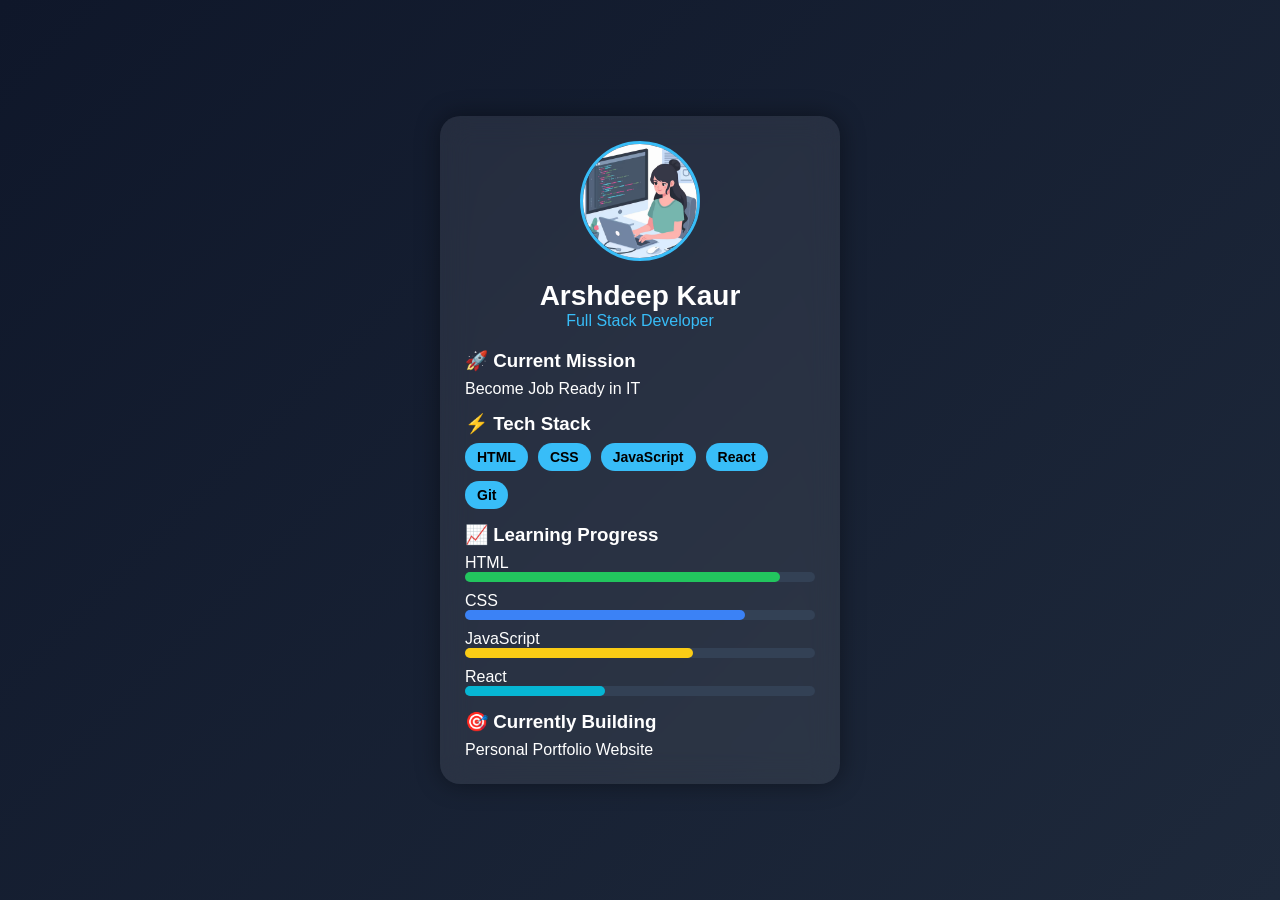
<file: Day 1- Personal Profile Card/index.html>
<!DOCTYPE html>
<html lang="en">
<head>
    <meta charset="UTF-8">
    <meta name="viewport" content="width=device-width, initial-scale=1.0">
    <title>Developer Identity Card</title>
    <link rel="stylesheet" href="style.css">
</head>
<body>

    <div class="card">

        <div class="profile-section">
            <img src="Assests/profile/profile.jpg" alt="Profile">
            <h1>Arshdeep Kaur</h1>
            <p>Full Stack Developer</p>
        </div>

        <div class="info-section">

            <div class="box">
                <h3>🚀 Current Mission</h3>
                <p>Become Job Ready in IT</p>
            </div>

            <div class="box">
                <h3>⚡ Tech Stack</h3>

                <div class="skills">
                    <span>HTML</span>
                    <span>CSS</span>
                    <span>JavaScript</span>
                    <span>React</span>
                    <span>Git</span>
                </div>
            </div>

            <div class="box">
                <h3>📈 Learning Progress</h3>

                <label>HTML</label>
                <div class="progress">
                    <div class="html"></div>
                </div>

                <label>CSS</label>
                <div class="progress">
                    <div class="css"></div>
                </div>

                <label>JavaScript</label>
                <div class="progress">
                    <div class="js"></div>
                </div>

                <label>React</label>
                <div class="progress">
                    <div class="react"></div>
                </div>
            </div>

            <div class="box">
                <h3>🎯 Currently Building</h3>
                <p>Personal Portfolio Website</p>
            </div>

            <!-- <div class="box">
                <h3>🌍 Dream Destination</h3>
                <p>Canada 🇨🇦</p>
            </div> -->

        </div>

    </div>

</body>
</html>
</file>
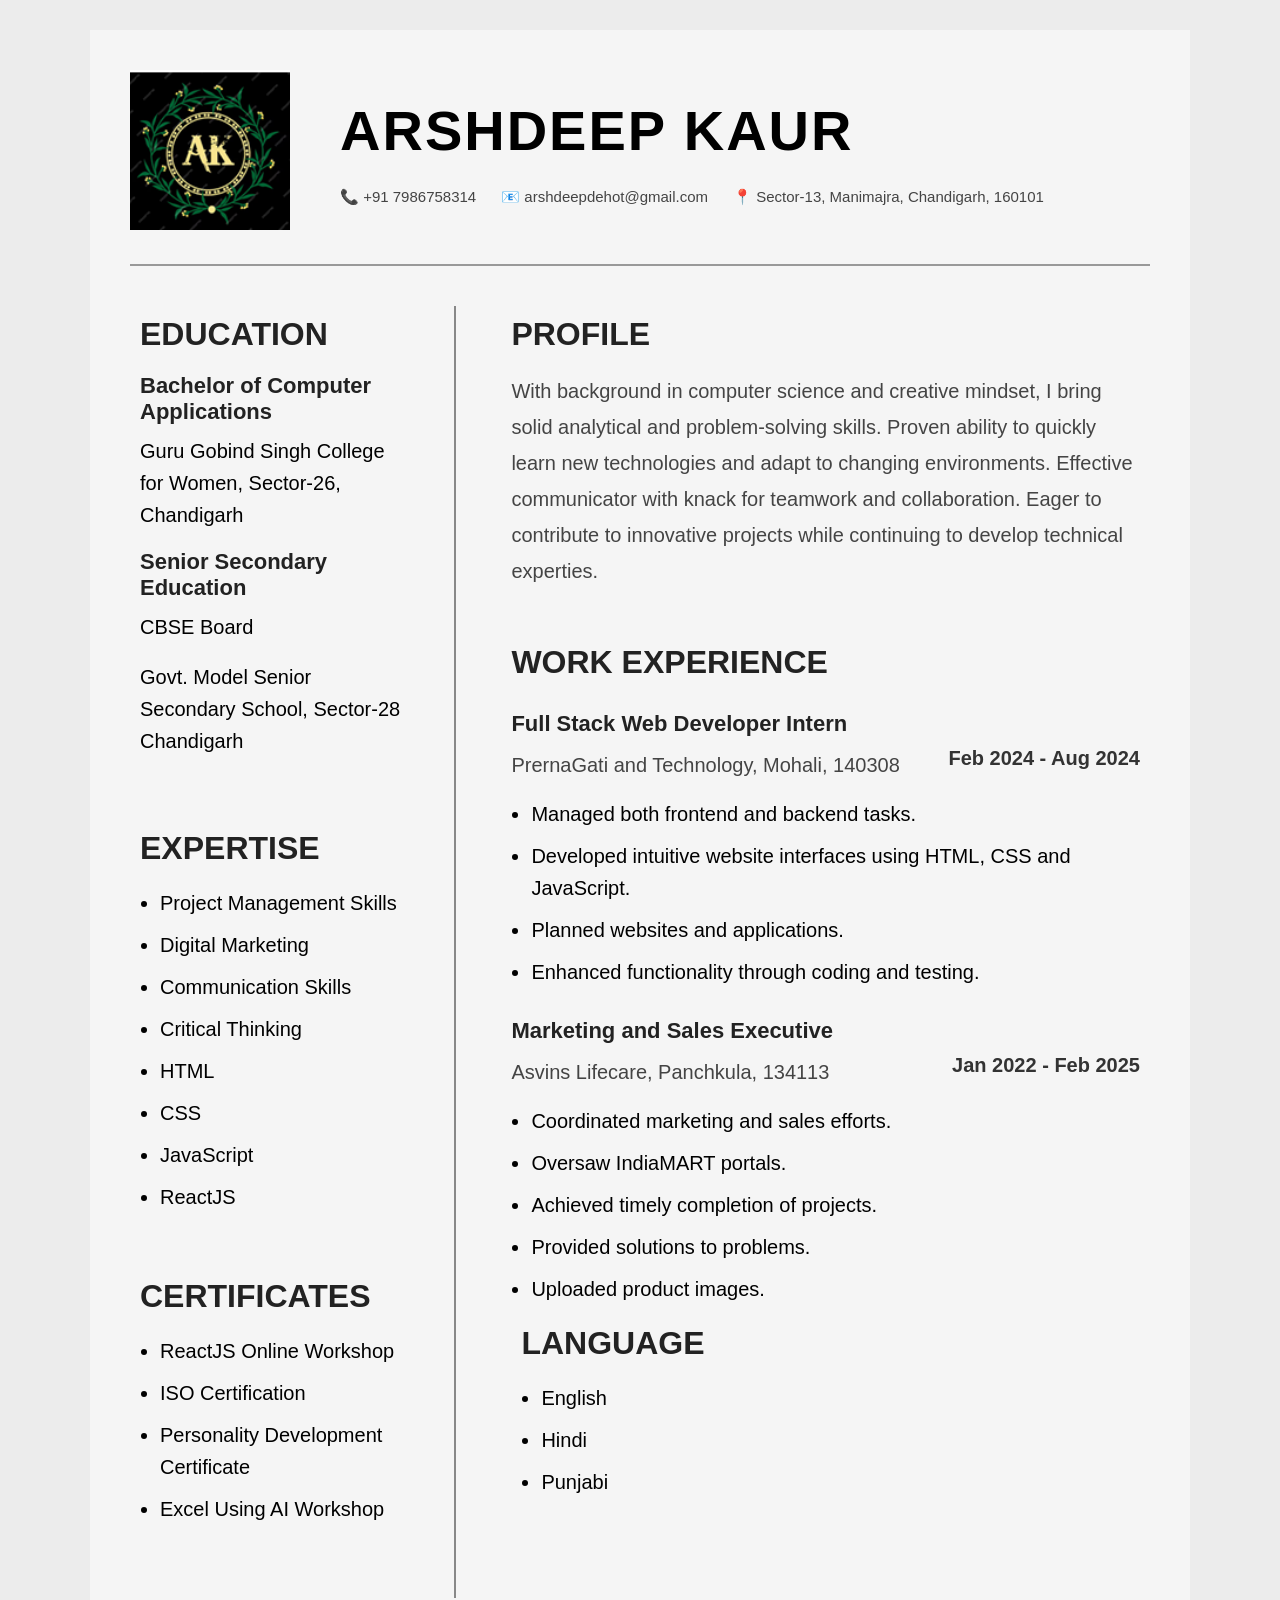
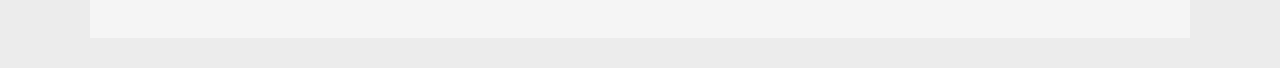
<file: Day 2- Simple Resume Page/index.html>
<!DOCTYPE html>
<html lang="en">
<head>
<meta charset="UTF-8">
<meta name="viewport" content="width=device-width, initial-scale=1.0">
<title>Arshdeep Kaur Resume</title>
<link rel="stylesheet" href="style.css">
</head>
<body>

<div class="resume">

    <div class="top">

        <div class="logo">
            <img src="resume logo.png" alt="Logo">
        </div>

        <div class="info">
            <h1>ARSHDEEP KAUR</h1>

            <div class="contact">
                <p>📞 +91 7986758314</p>
                <p>📧 arshdeepdehot@gmail.com</p>
                <p>📍 Sector-13, Manimajra, Chandigarh, 160101</p>
            </div>
        </div>

    </div>

    <hr>

    <div class="content">

        <div class="left">

            <section>
                <h2>EDUCATION</h2>

                <h3>Bachelor of Computer Applications</h3>
                <p>Guru Gobind Singh College for Women, Sector-26, Chandigarh</p>

                <h3>Senior Secondary Education</h3>
                <p>CBSE Board</p>
                <p>Govt. Model Senior Secondary School, Sector-28 Chandigarh</p>
            </section>

            <section>
                <h2>EXPERTISE</h2>

                <ul>
                    <li>Project Management Skills</li>
                    <li>Digital Marketing</li>
                    <li>Communication Skills</li>
                    <li>Critical Thinking</li>
                    <li>HTML</li>
                    <li>CSS</li>
                    <li>JavaScript</li>
                    <li>ReactJS</li>
                </ul>
            </section>

            <section>
                <h2>CERTIFICATES</h2>

                <ul>
                    <li>ReactJS Online Workshop</li>
                    <li>ISO Certification</li>
                    <li>Personality Development Certificate</li>
                    <li>Excel Using AI Workshop</li>
                </ul>
            </section>

         

        </div>

        <div class="right">

            <section>
                <h2>PROFILE</h2>

                <p>
                    With background in computer science and creative mindset,
                    I bring solid analytical and problem-solving skills.
                    Proven ability to quickly learn new technologies and
                    adapt to changing environments. Effective communicator
                    with knack for teamwork and collaboration. 
                    Eager to contribute to innovative projects while continuing to develop technical experties.
                </p>
            </section>

            <section>
                <h2>WORK EXPERIENCE</h2>

                <div class="job">
                    <h3>Full Stack Web Developer Intern</h3>
                    <span>Feb 2024 - Aug 2024</span>

                    <p>PrernaGati and Technology, Mohali, 140308</p>

                    <ul>
                        <li>Managed both frontend and backend tasks.</li>
                        <li>Developed intuitive website interfaces using HTML, CSS and JavaScript.</li>
                        <li>Planned websites and applications.</li>
                        <li>Enhanced functionality through coding and testing.</li>
                    </ul>
                </div>

                <div class="job">
                    <h3>Marketing and Sales Executive</h3>
                    <span>Jan 2022 - Feb 2025</span>

                    <p>Asvins Lifecare, Panchkula, 134113</p>

                    <ul>
                        <li>Coordinated marketing and sales efforts.</li>
                        <li>Oversaw IndiaMART portals.</li>
                        <li>Achieved timely completion of projects.</li>
                        <li>Provided solutions to problems.</li>
                        <li>Uploaded product images.</li>
                    </ul>
                </div>
                   <section>
                <h2>LANGUAGE</h2>

                <ul>
                    <li>English</li>
                    <li>Hindi</li>
                    <li>Punjabi</li>
                </ul>
            </section>

            </section>

        </div>

    </div>

</div>

</body>
</html>
</file>
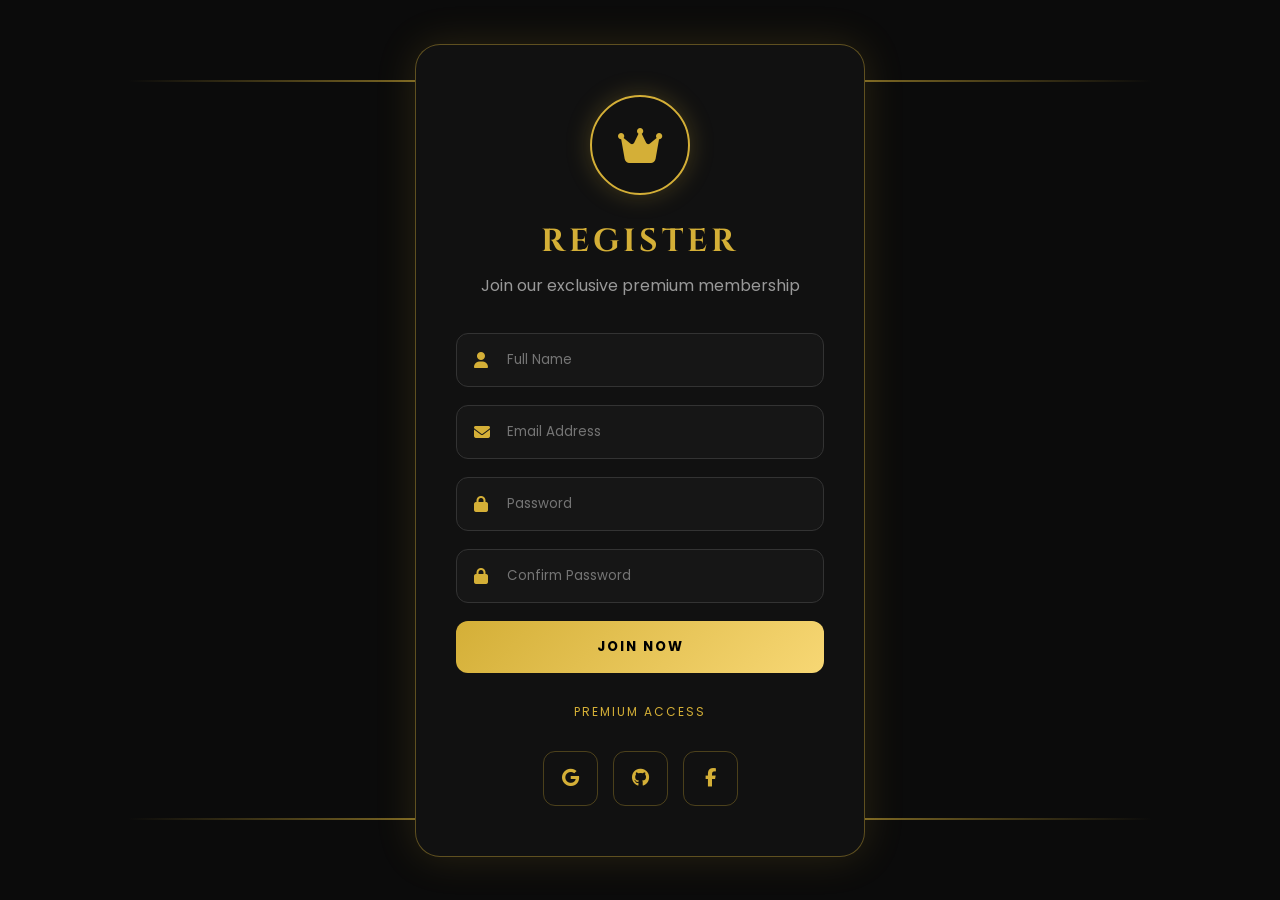
<file: Day 3 - Registration form/index.html>
<!DOCTYPE html>
<html lang="en">
<head>
<meta charset="UTF-8">
<meta name="viewport" content="width=device-width, initial-scale=1.0">

<title>Luxury Registration Form</title>

<link rel="preconnect" href="https://fonts.googleapis.com">
<link href="https://fonts.googleapis.com/css2?family=Cinzel:wght@500;600;700&family=Poppins:wght@300;400;500&display=swap" rel="stylesheet">

<link rel="stylesheet"
href="https://cdnjs.cloudflare.com/ajax/libs/font-awesome/6.5.2/css/all.min.css">

<link rel="stylesheet" href="style.css">
</head>

<body>

<div class="gold-line top"></div>
<div class="gold-line bottom"></div>

<div class="card">

    <div class="crown">
        <i class="fa-solid fa-crown"></i>
    </div>

    <h1>REGISTER</h1>

    <p class="subtitle">
        Join our exclusive premium membership
    </p>

    <form>

        <div class="input-box">
            <i class="fa-solid fa-user"></i>
            <input type="text" placeholder="Full Name">
        </div>

        <div class="input-box">
            <i class="fa-solid fa-envelope"></i>
            <input type="email" placeholder="Email Address">
        </div>

        <div class="input-box">
            <i class="fa-solid fa-lock"></i>
            <input type="password" placeholder="Password">
        </div>

        <div class="input-box">
            <i class="fa-solid fa-lock"></i>
            <input type="password" placeholder="Confirm Password">
        </div>

        <button>
            JOIN NOW
        </button>

    </form>

    <div class="divider">
        <span>PREMIUM ACCESS</span>
    </div>

    <div class="socials">

        <a href="#">
            <i class="fa-brands fa-google"></i>
        </a>

        <a href="#">
            <i class="fa-brands fa-github"></i>
        </a>

        <a href="#">
            <i class="fa-brands fa-facebook-f"></i>
        </a>

    </div>

</div>

</body>
</html>
</file>
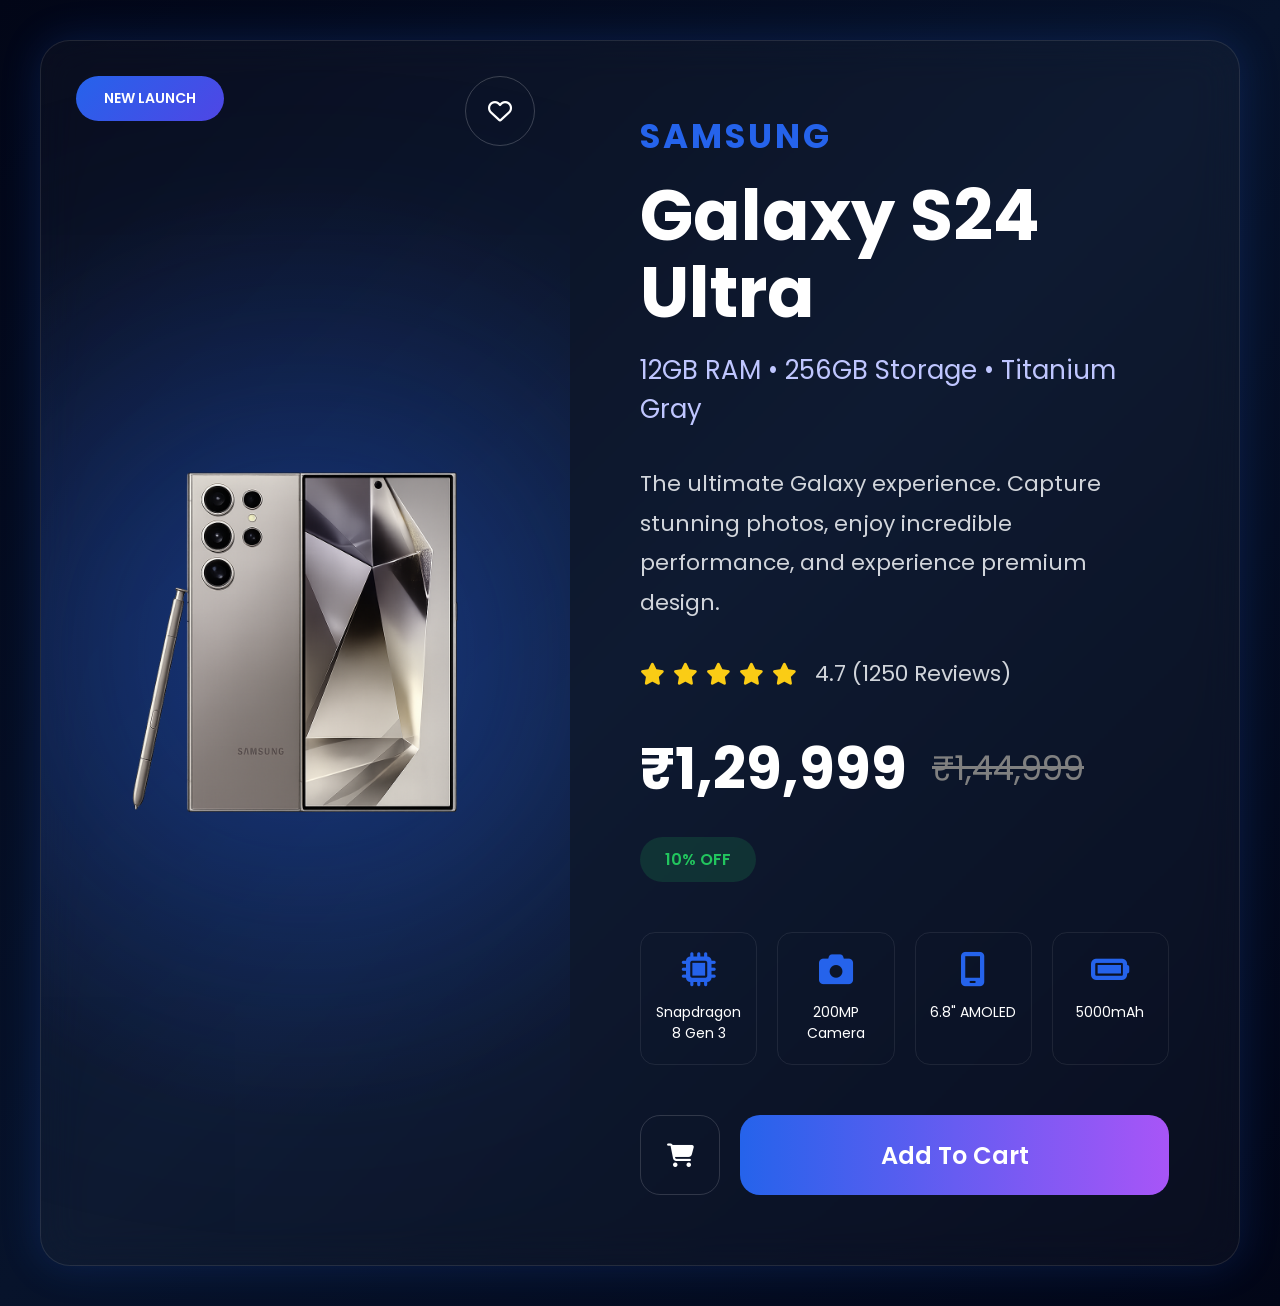
<file: Day 4 - Product Card/Dark theme/index.html>
<!DOCTYPE html>
<html lang="en">
<head>
    <meta charset="UTF-8">
    <meta name="viewport" content="width=device-width, initial-scale=1.0">
    <title>Premium Product Card</title>

    <!-- Google Font -->
    <link href="https://fonts.googleapis.com/css2?family=Poppins:wght@300;400;500;600;700;800&display=swap" rel="stylesheet">

    <!-- Font Awesome -->
    <link rel="stylesheet"
    href="https://cdnjs.cloudflare.com/ajax/libs/font-awesome/6.5.2/css/all.min.css">

    <link rel="stylesheet" href="style.css">
</head>
<body>

    <section class="product-container">

        <!-- Left Side -->
        <div class="product-image-section">

            <span class="launch-badge">NEW LAUNCH</span>

            <div class="wishlist">
                <i class="fa-regular fa-heart"></i>
            </div>

            <div class="glow"></div>

            <img src="s24.png"
                 alt="Phone"
                 class="phone-image">

        </div>

        <!-- Right Side -->
        <div class="product-details">

            <h3 class="brand">SAMSUNG</h3>

            <h1>Galaxy S24 Ultra</h1>

            <p class="storage">
                12GB RAM • 256GB Storage • Titanium Gray
            </p>

            <p class="description">
                The ultimate Galaxy experience. Capture stunning photos,
                enjoy incredible performance, and experience premium design.
            </p>

            <div class="rating">
                <i class="fa-solid fa-star"></i>
                <i class="fa-solid fa-star"></i>
                <i class="fa-solid fa-star"></i>
                <i class="fa-solid fa-star"></i>
                <i class="fa-solid fa-star"></i>

                <span>4.7 (1250 Reviews)</span>
            </div>

            <div class="price-box">
                <h2>₹1,29,999</h2>
                <del>₹1,44,999</del>

                <span class="discount">
                    10% OFF
                </span>
            </div>

            <!-- Features -->

            <div class="features">

                <div class="feature">
                    <i class="fa-solid fa-microchip"></i>
                    <p>Snapdragon 8 Gen 3</p>
                </div>

                <div class="feature">
                    <i class="fa-solid fa-camera"></i>
                    <p>200MP Camera</p>
                </div>

                <div class="feature">
                    <i class="fa-solid fa-mobile-screen"></i>
                    <p>6.8" AMOLED</p>
                </div>

                <div class="feature">
                    <i class="fa-solid fa-battery-full"></i>
                    <p>5000mAh</p>
                </div>

            </div>

            <!-- Buttons -->

            <div class="buttons">

                <button class="cart-icon">
                    <i class="fa-solid fa-cart-shopping"></i>
                </button>

                <button class="add-cart">
                    Add To Cart
                </button>

            </div>

        </div>

    </section>

</body>
</html>
</file>
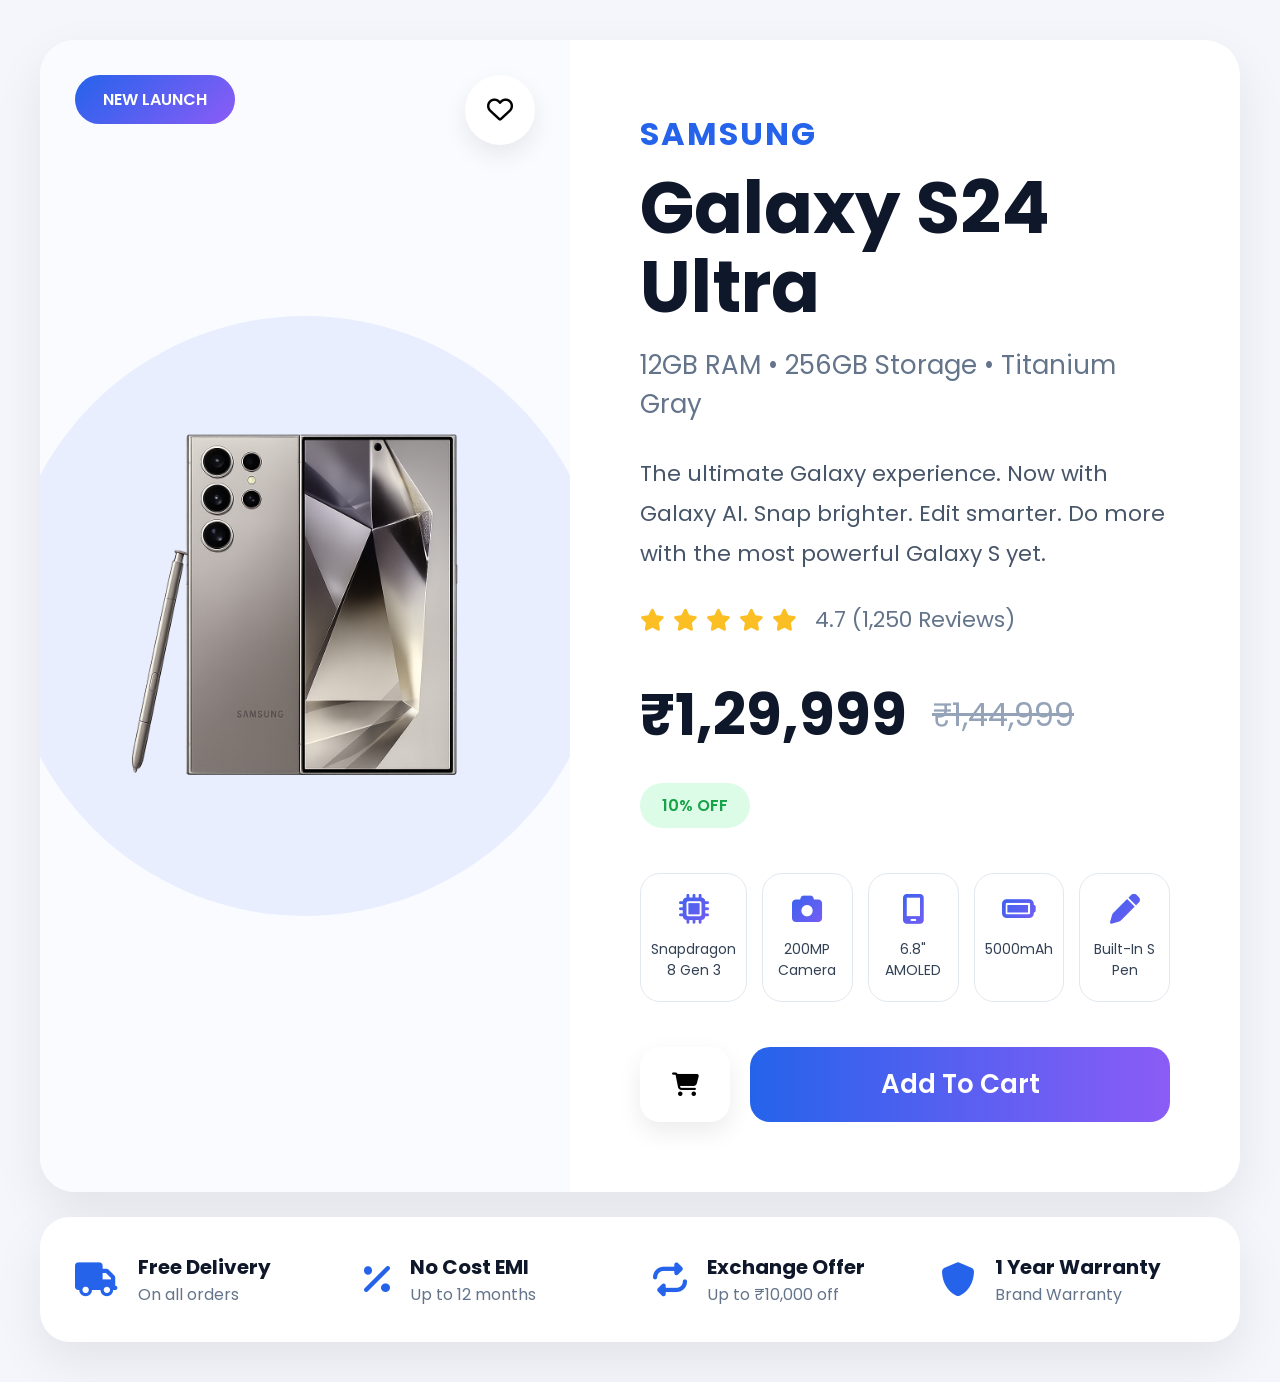
<file: Day 4 - Product Card/Light theme/index.html>
<!DOCTYPE html>
<html lang="en">
<head>
<meta charset="UTF-8">
<meta name="viewport" content="width=device-width, initial-scale=1.0">

<title>Samsung Product Card</title>

<link rel="preconnect" href="https://fonts.googleapis.com">
<link href="https://fonts.googleapis.com/css2?family=Poppins:wght@300;400;500;600;700;800&display=swap" rel="stylesheet">

<link rel="stylesheet" href="https://cdnjs.cloudflare.com/ajax/libs/font-awesome/6.6.0/css/all.min.css">

<link rel="stylesheet" href="style.css">
</head>

<body>

<div class="product-card">

    <!-- LEFT SIDE -->

    <div class="left">

        <span class="badge">NEW LAUNCH</span>

        <button class="wishlist">
            <i class="fa-regular fa-heart"></i>
        </button>

        <div class="circle"></div>

        <img src="s24.png" alt="Samsung S24 Ultra">

    </div>

    <!-- RIGHT SIDE -->

    <div class="right">

        <h4>SAMSUNG</h4>

        <h1>Galaxy S24 Ultra</h1>

        <p class="specs">
            12GB RAM • 256GB Storage • Titanium Gray
        </p>

        <p class="description">
            The ultimate Galaxy experience. Now with Galaxy AI.
            Snap brighter. Edit smarter. Do more with the most
            powerful Galaxy S yet.
        </p>

        <div class="rating">
            <i class="fas fa-star"></i>
            <i class="fas fa-star"></i>
            <i class="fas fa-star"></i>
            <i class="fas fa-star"></i>
            <i class="fas fa-star"></i>

            <span>4.7 (1,250 Reviews)</span>
        </div>

        <div class="price-section">

            <h2>₹1,29,999</h2>

            <del>₹1,44,999</del>

            <span class="discount">
                10% OFF
            </span>

        </div>

        <!-- FEATURES -->

        <div class="features">

            <div class="feature">
                <i class="fas fa-microchip"></i>
                <p>Snapdragon 8 Gen 3</p>
            </div>

            <div class="feature">
                <i class="fas fa-camera"></i>
                <p>200MP Camera</p>
            </div>

            <div class="feature">
                <i class="fas fa-mobile-screen"></i>
                <p>6.8" AMOLED</p>
            </div>

            <div class="feature">
                <i class="fas fa-battery-full"></i>
                <p>5000mAh</p>
            </div>

            <div class="feature">
                <i class="fas fa-pen"></i>
                <p>Built-In S Pen</p>
            </div>

        </div>

        <div class="buttons">

            <button class="cart-icon">
                <i class="fas fa-cart-shopping"></i>
            </button>

            <button class="add-cart">
                Add To Cart
            </button>

        </div>

    </div>

</div>

<!-- BOTTOM BAR -->

<div class="benefits">

    <div class="benefit">
        <i class="fas fa-truck"></i>
        <div>
            <h5>Free Delivery</h5>
            <p>On all orders</p>
        </div>
    </div>

    <div class="benefit">
        <i class="fas fa-percent"></i>
        <div>
            <h5>No Cost EMI</h5>
            <p>Up to 12 months</p>
        </div>
    </div>

    <div class="benefit">
        <i class="fas fa-repeat"></i>
        <div>
            <h5>Exchange Offer</h5>
            <p>Up to ₹10,000 off</p>
        </div>
    </div>

    <div class="benefit">
        <i class="fas fa-shield"></i>
        <div>
            <h5>1 Year Warranty</h5>
            <p>Brand Warranty</p>
        </div>
    </div>

</div>

</body>
</html>
</file>
<file: Day 1- Personal Profile Card/style.css>
*{
    margin:0;
    padding:0;
    box-sizing:border-box;
    font-family:Arial, sans-serif;
}

body{
    height:100vh;
    display:flex;
    justify-content:center;
    align-items:center;
    background:linear-gradient(135deg,#0f172a,#1e293b);
}

.card{
    width:400px;
    padding:25px;
    border-radius:20px;
    background:rgba(255,255,255,0.08);
    backdrop-filter:blur(15px);
    color:white;
    box-shadow:0 0 25px rgba(0,0,0,0.4);
    transition:0.4s;
}

.card:hover{
    transform:translateY(-10px);
    box-shadow:0 0 30px #38bdf8;
}

.profile-section{
    text-align:center;
    margin-bottom:20px;
}

.profile-section img{
    width:120px;
    height:120px;
    border-radius:50%;
    border:3px solid #38bdf8;
}

.profile-section h1{
    margin-top:15px;
    font-size:28px;
}

.profile-section p{
    color:#38bdf8;
}

.box{
    margin-top:15px;
}

.box h3{
    margin-bottom:8px;
}

.skills{
    display:flex;
    flex-wrap:wrap;
    gap:10px;
}

.skills span{
    background:#38bdf8;
    color:black;
    padding:6px 12px;
    border-radius:20px;
    font-size:14px;
    font-weight:bold;
}

.progress{
    width:100%;
    height:10px;
    background:#334155;
    border-radius:10px;
    margin-bottom:10px;
}

.progress div{
    height:100%;
    border-radius:10px;
}

.html{
    width:90%;
    background:#22c55e;
}

.css{
    width:80%;
    background:#3b82f6;
}

.js{
    width:65%;
    background:#facc15;
}

.react{
    width:40%;
    background:#06b6d4;
}
</file>
<file: Day 2- Simple Resume Page/style.css>
*{
    margin:0;
    padding:0;
    box-sizing:border-box;
    font-family:Poppins,sans-serif;
}

body{
    background:#ececec;
    padding:30px;
}

.resume{
    max-width:1100px;
    margin:auto;
    background:#f5f5f5;
    padding:40px;
}

.top{
    display:flex;
    align-items:center;
    gap:50px;
    margin-bottom:30px;
}

.logo img{
    width:160px;
    height:160px;
    object-fit:cover;
}

.info h1{
    font-size:56px;
    letter-spacing:2px;
    margin-bottom:25px;
    font-weight:700;
}

.contact{
    display:flex;
    flex-wrap:wrap;
    gap:25px;
}

.contact p{
    color:#444;
    font-size:15px;
}

hr{
    margin:20px 0 40px;
    border:1px solid #999;
}

.content{
    display:flex;
}

.left{
    width:32%;
    padding-right:35px;
    border-right:2px solid #888;
}

.right{
    width:68%;
    padding-left:45px;
}

section{
    font-size: 20px;
    margin-bottom:35px;
   padding: 10px;
}

h2{
    font-size:32px;
    margin-bottom:20px;
    font-weight:700;
    color:#222;
}

h3{
    font-size:22px;
    margin-bottom:10px;
    color:#222;
}

.left p{
    margin-bottom:18px;
    line-height:1.6;
}

ul{
    padding-left:20px;
}

li{
    margin-bottom:10px;
    line-height:1.6;
}

.right p{
    line-height:1.8;
    color:#444;
}

.job{
    margin-top:30px;
    /* padding: 20px; */
}

.job span{
    float:right;
    font-weight:600;
    color:#333;
}

.job p{
    margin:8px 0 15px;
}
</file>
<file: Day 3 - Registration form/style.css>
*{
    margin:0;
    padding:0;
    box-sizing:border-box;
    font-family:'Poppins',sans-serif;
}

body{
    min-height:100vh;
    display:flex;
    justify-content:center;
    align-items:center;
    background:#0b0b0b;
    overflow:hidden;
    position:relative;
}

/* Gold Lines */

.gold-line{
    position:absolute;
    width:80%;
    height:2px;

    background:
    linear-gradient(
    90deg,
    transparent,
    #d4af37,
    transparent);
}

.top{
    top:80px;
}

.bottom{
    bottom:80px;
}

/* Card */

.card{
    width:450px;
    padding:50px 40px;

    background:#111;

    border:1px solid rgba(212,175,55,.4);

    border-radius:25px;

    box-shadow:
    0 0 40px rgba(212,175,55,.15);

    text-align:center;

    position:relative;
}

/* Crown */

.crown{
    width:100px;
    height:100px;

    margin:auto;
    margin-bottom:25px;

    border-radius:50%;

    display:flex;
    justify-content:center;
    align-items:center;

    border:2px solid #d4af37;

    color:#d4af37;
    font-size:40px;

    box-shadow:
    0 0 25px rgba(212,175,55,.25);
}

/* Heading */

h1{
    font-family:'Cinzel',serif;
    color:#d4af37;
    letter-spacing:4px;
    margin-bottom:10px;
}

.subtitle{
    color:#999;
    margin-bottom:35px;
}

/* Inputs */

.input-box{
    position:relative;
    margin-bottom:18px;
}

.input-box i{
    position:absolute;
    left:18px;
    top:50%;
    transform:translateY(-50%);
    color:#d4af37;
}

.input-box input{
    width:100%;
    padding:16px 16px 16px 50px;

    background:#161616;

    border:1px solid #333;
    border-radius:12px;

    outline:none;
    color:white;

    transition:.3s;
}

.input-box input:focus{
    border-color:#d4af37;
    box-shadow:
    0 0 15px rgba(212,175,55,.2);
}

/* Button */

button{
    width:100%;
    padding:16px;

    border:none;
    cursor:pointer;

    border-radius:12px;

    background:
    linear-gradient(
    135deg,
    #d4af37,
    #f7d774);

    color:black;
    font-weight:700;
    letter-spacing:2px;

    transition:.3s;
}

button:hover{
    transform:translateY(-4px);

    box-shadow:
    0 10px 25px rgba(212,175,55,.3);
}

/* Divider */

.divider{
    margin:30px 0;
    color:#d4af37;
    font-size:12px;
    letter-spacing:2px;
}

/* Social */

.socials{
    display:flex;
    justify-content:center;
    gap:15px;
}

.socials a{
    width:55px;
    height:55px;

    display:flex;
    justify-content:center;
    align-items:center;

    text-decoration:none;

    color:#d4af37;
    font-size:18px;

    border:1px solid rgba(212,175,55,.3);

    border-radius:12px;

    transition:.3s;
}

.socials a:hover{
    transform:translateY(-4px);
    background:#d4af37;
    color:black;
}

/* Responsive */

@media(max-width:500px){

    .card{
        width:90%;
        padding:30px 20px;
    }

}
</file>
<file: Day 4 - Product Card/Dark theme/style.css>
*{
    margin: 0;
    padding: 0;
    box-sizing: border-box;
    font-family: 'Poppins', sans-serif;
}

body{
    min-height: 100vh;
    display: flex;
    justify-content: center;
    align-items: center;
    padding: 40px;
    background: linear-gradient(
        135deg,
        #020617,
        #07132b,
        #020617
    );
}

/* Main Card */

.product-container{
    width: 100%;
    max-width: 1400px;
    background: rgba(255,255,255,0.03);
    border: 1px solid rgba(255,255,255,0.1);
    border-radius: 30px;
    overflow: hidden;
    display: flex;
    backdrop-filter: blur(20px);
    box-shadow: 0 0 40px rgba(37,99,235,0.2);
}

/* Left Side */

.product-image-section{
    flex: 1;
    position: relative;
    min-height: 750px;
    display: flex;
    justify-content: center;
    align-items: center;
    overflow: hidden;
    background: radial-gradient(
        circle at center,
        rgba(37,99,235,0.25),
        transparent 70%
    );
}

.glow{
    position: absolute;
    width: 500px;
    height: 500px;
    background: #2563eb;
    filter: blur(150px);
    opacity: .35;
    border-radius: 50%;
}

.phone-image{
    width: 80%;
    max-width: 550px;
    position: relative;
    z-index: 2;
    transition: .5s;
}

.phone-image:hover{
    transform: scale(1.05);
}

.launch-badge{
    position: absolute;
    top: 35px;
    left: 35px;
    background: linear-gradient(
        135deg,
        #2563eb,
        #4f46e5
    );
    color: white;
    padding: 12px 28px;
    border-radius: 50px;
    font-size: 14px;
    font-weight: 600;
    z-index: 5;
}

.wishlist{
    position: absolute;
    top: 35px;
    right: 35px;
    width: 70px;
    height: 70px;
    border-radius: 50%;
    border: 1px solid rgba(255,255,255,0.2);
    display: flex;
    justify-content: center;
    align-items: center;
    color: white;
    font-size: 24px;
    cursor: pointer;
    z-index: 5;
    transition: .3s;
}

.wishlist:hover{
    color: #ff4d6d;
    transform: scale(1.1);
}

/* Right Side */

.product-details{
    flex: 1;
    padding: 70px;
    color: white;
}

.brand{
    color: #2563eb;
    font-size: 34px;
    letter-spacing: 3px;
    margin-bottom: 15px;
}

.product-details h1{
    font-size: 70px;
    line-height: 1.1;
    margin-bottom: 20px;
}

.storage{
    color: #bfc6ff;
    font-size: 26px;
    margin-bottom: 35px;
}

.description{
    color: #d1d5db;
    line-height: 1.8;
    font-size: 22px;
    margin-bottom: 35px;
}

/* Rating */

.rating{
    display: flex;
    align-items: center;
    gap: 8px;
    margin-bottom: 35px;
}

.rating i{
    color: #facc15;
    font-size: 22px;
}

.rating span{
    margin-left: 10px;
    color: #d1d5db;
    font-size: 22px;
}

/* Price */

.price-box{
    display: flex;
    align-items: center;
    gap: 25px;
    margin-bottom: 50px;
    flex-wrap: wrap;
}

.price-box h2{
    font-size: 58px;
}

.price-box del{
    color: gray;
    font-size: 34px;
}

.discount{
    background: rgba(34,197,94,.15);
    color: #22c55e;
    padding: 10px 25px;
    border-radius: 50px;
    font-weight: 600;
}

/* Features */

.features{
    display: grid;
    grid-template-columns: repeat(4,1fr);
    gap: 20px;
    margin-bottom: 50px;
}

.feature{
    text-align: center;
    border: 1px solid rgba(255,255,255,0.08);
    padding: 20px 10px;
    border-radius: 15px;
    transition: .3s;
}

.feature:hover{
    transform: translateY(-8px);
    border-color: #2563eb;
}

.feature i{
    color: #2563eb;
    font-size: 34px;
    margin-bottom: 15px;
}

.feature p{
    font-size: 14px;
    line-height: 1.5;
}

/* Buttons */

.buttons{
    display: flex;
    gap: 20px;
}

.cart-icon{
    width: 80px;
    height: 80px;
    border-radius: 20px;
    border: 1px solid rgba(255,255,255,0.15);
    background: transparent;
    color: white;
    cursor: pointer;
    font-size: 24px;
    transition: .3s;
}

.cart-icon:hover{
    background: #2563eb;
}

.add-cart{
    flex: 1;
    border: none;
    border-radius: 20px;
    font-size: 24px;
    font-weight: 600;
    color: white;
    cursor: pointer;
    background: linear-gradient(
        90deg,
        #2563eb,
        #a855f7
    );
    transition: .4s;
}

.add-cart:hover{
    transform: translateY(-5px);
    box-shadow: 0 0 35px rgba(168,85,247,.5);
}

/* Responsive */

@media(max-width:1200px){

    .product-container{
        flex-direction: column;
    }

    .product-details{
        padding: 40px;
    }

    .product-details h1{
        font-size: 50px;
    }

    .features{
        grid-template-columns: repeat(2,1fr);
    }
}

@media(max-width:768px){

    body{
        padding: 20px;
    }

    .product-image-section{
        min-height: 450px;
    }

    .product-details h1{
        font-size: 38px;
    }

    .storage{
        font-size: 18px;
    }

    .description{
        font-size: 16px;
    }

    .price-box h2{
        font-size: 40px;
    }

    .features{
        grid-template-columns: 1fr;
    }

    .buttons{
        flex-direction: column;
    }

    .cart-icon{
        width: 100%;
    }
}
</file>
<file: Day 4 - Product Card/Light theme/style.css>
*{
    margin:0;
    padding:0;
    box-sizing:border-box;
    font-family:'Poppins',sans-serif;
}

body{
    min-height:100vh;
    background:#f4f6fb;
    padding:40px;
    display:flex;
    flex-direction:column;
    align-items:center;
}

/* MAIN CARD */

.product-card{
    width:100%;
    max-width:1400px;
    background:#fff;
    border-radius:35px;
    display:flex;
    overflow:hidden;
    box-shadow:
    0 20px 50px rgba(0,0,0,0.08);
}

/* LEFT SIDE */

.left{
    flex:1;
    min-height:750px;
    position:relative;
    display:flex;
    justify-content:center;
    align-items:center;
    background:#fafbff;
    overflow:hidden;
}

.circle{
    position:absolute;
    width:600px;
    height:600px;
    border-radius:50%;
    background:#e9eeff;
}

.left img{
    width:80%;
    max-width:550px;
    position:relative;
    z-index:2;
    transition:.5s;
}

.left img:hover{
    transform:scale(1.05);
}

.badge{
    position:absolute;
    top:35px;
    left:35px;
    padding:12px 28px;
    border-radius:50px;
    color:#fff;
    font-weight:600;
    background:linear-gradient(
    135deg,
    #2563eb,
    #8b5cf6
    );
    z-index:10;
}

.wishlist{
    position:absolute;
    top:35px;
    right:35px;
    width:70px;
    height:70px;
    border:none;
    border-radius:50%;
    background:#fff;
    font-size:26px;
    cursor:pointer;
    z-index:10;
    box-shadow:0 10px 25px rgba(0,0,0,0.08);
    transition:.3s;
}

.wishlist:hover{
    color:#ff4d6d;
    transform:scale(1.1);
}

/* RIGHT SIDE */

.right{
    flex:1;
    padding:70px;
}

.right h4{
    color:#2563eb;
    font-size:32px;
    letter-spacing:2px;
    margin-bottom:10px;
}

.right h1{
    font-size:72px;
    line-height:1.1;
    color:#0f172a;
    margin-bottom:20px;
}

.specs{
    color:#64748b;
    font-size:26px;
    margin-bottom:30px;
}

.description{
    color:#475569;
    font-size:22px;
    line-height:1.8;
    margin-bottom:30px;
}

/* RATING */

.rating{
    display:flex;
    align-items:center;
    gap:8px;
    margin-bottom:35px;
}

.rating i{
    color:#fbbf24;
    font-size:22px;
}

.rating span{
    margin-left:10px;
    color:#64748b;
    font-size:22px;
}

/* PRICE */

.price-section{
    display:flex;
    align-items:center;
    gap:25px;
    flex-wrap:wrap;
    margin-bottom:45px;
}

.price-section h2{
    font-size:58px;
    color:#0f172a;
}

.price-section del{
    color:#94a3b8;
    font-size:32px;
}

.discount{
    background:#dcfce7;
    color:#16a34a;
    padding:10px 22px;
    border-radius:30px;
    font-weight:600;
}

/* FEATURES */

.features{
    display:grid;
    grid-template-columns:repeat(5,1fr);
    gap:15px;
    margin-bottom:45px;
}

.feature{
    text-align:center;
    padding:20px 10px;
    border-radius:20px;
    border:1px solid #e2e8f0;
    transition:.3s;
}

.feature:hover{
    transform:translateY(-8px);
    box-shadow:0 15px 30px rgba(37,99,235,0.12);
}
.feature i{
    font-size:30px;
    margin-bottom:15px;
    display:block;

    background:linear-gradient(
        135deg,
        #2563eb,
        #8b5cf6
    );

    -webkit-background-clip:text;
    background-clip:text;
    -webkit-text-fill-color:transparent;
}
/* .feature i{
    font-size:30px;
    margin-bottom:15px;
    background:linear-gradient(
    135deg,
    #2563eb,
    #8b5cf6
    );
    -webkit-background-clip:text;
    -webkit-text-fill-color:transparent;
} */

.feature p{
    font-size:14px;
    color:#334155;
}

/* BUTTONS */

.buttons{
    display:flex;
    gap:20px;
}

.cart-icon{
    width:90px;
    height:75px;
    border:none;
    border-radius:20px;
    background:#fff;
    font-size:24px;
    cursor:pointer;
    box-shadow:0 10px 25px rgba(0,0,0,0.08);
    transition:.3s;
}

.cart-icon:hover{
    transform:translateY(-5px);
}

.add-cart{
    flex:1;
    border:none;
    border-radius:20px;
    color:#fff;
    font-size:26px;
    font-weight:600;
    cursor:pointer;
    background:linear-gradient(
    90deg,
    #2563eb,
    #8b5cf6
    );
    transition:.4s;
}

.add-cart:hover{
    transform:translateY(-5px);
    box-shadow:0 20px 35px rgba(139,92,246,.3);
}

/* BENEFITS */

.benefits{
    width:100%;
    max-width:1400px;
    background:#fff;
    margin-top:25px;
    border-radius:30px;
    padding:35px;
    display:grid;
    grid-template-columns:repeat(4,1fr);
    gap:25px;
    box-shadow:
    0 20px 50px rgba(0,0,0,0.08);
}

.benefit{
    display:flex;
    align-items:center;
    gap:20px;
}

.benefit i{
    font-size:34px;
    color:#2563eb;
}

.benefit h5{
    font-size:20px;
    color:#0f172a;
}

.benefit p{
    color:#64748b;
}

/* RESPONSIVE */

@media(max-width:1200px){

    .product-card{
        flex-direction:column;
    }

    .right{
        padding:40px;
    }

    .right h1{
        font-size:50px;
    }

    .features{
        grid-template-columns:repeat(3,1fr);
    }

    .benefits{
        grid-template-columns:repeat(2,1fr);
    }
}

@media(max-width:768px){

    body{
        padding:15px;
    }

    .left{
        min-height:450px;
    }

    .circle{
        width:350px;
        height:350px;
    }

    .right h1{
        font-size:38px;
    }

    .specs{
        font-size:18px;
    }

    .description{
        font-size:16px;
    }

    .price-section h2{
        font-size:40px;
    }

    .features{
        grid-template-columns:repeat(2,1fr);
    }

    .buttons{
        flex-direction:column;
    }

    .cart-icon{
        width:100%;
    }

    .benefits{
        grid-template-columns:1fr;
    }
}
</file>
